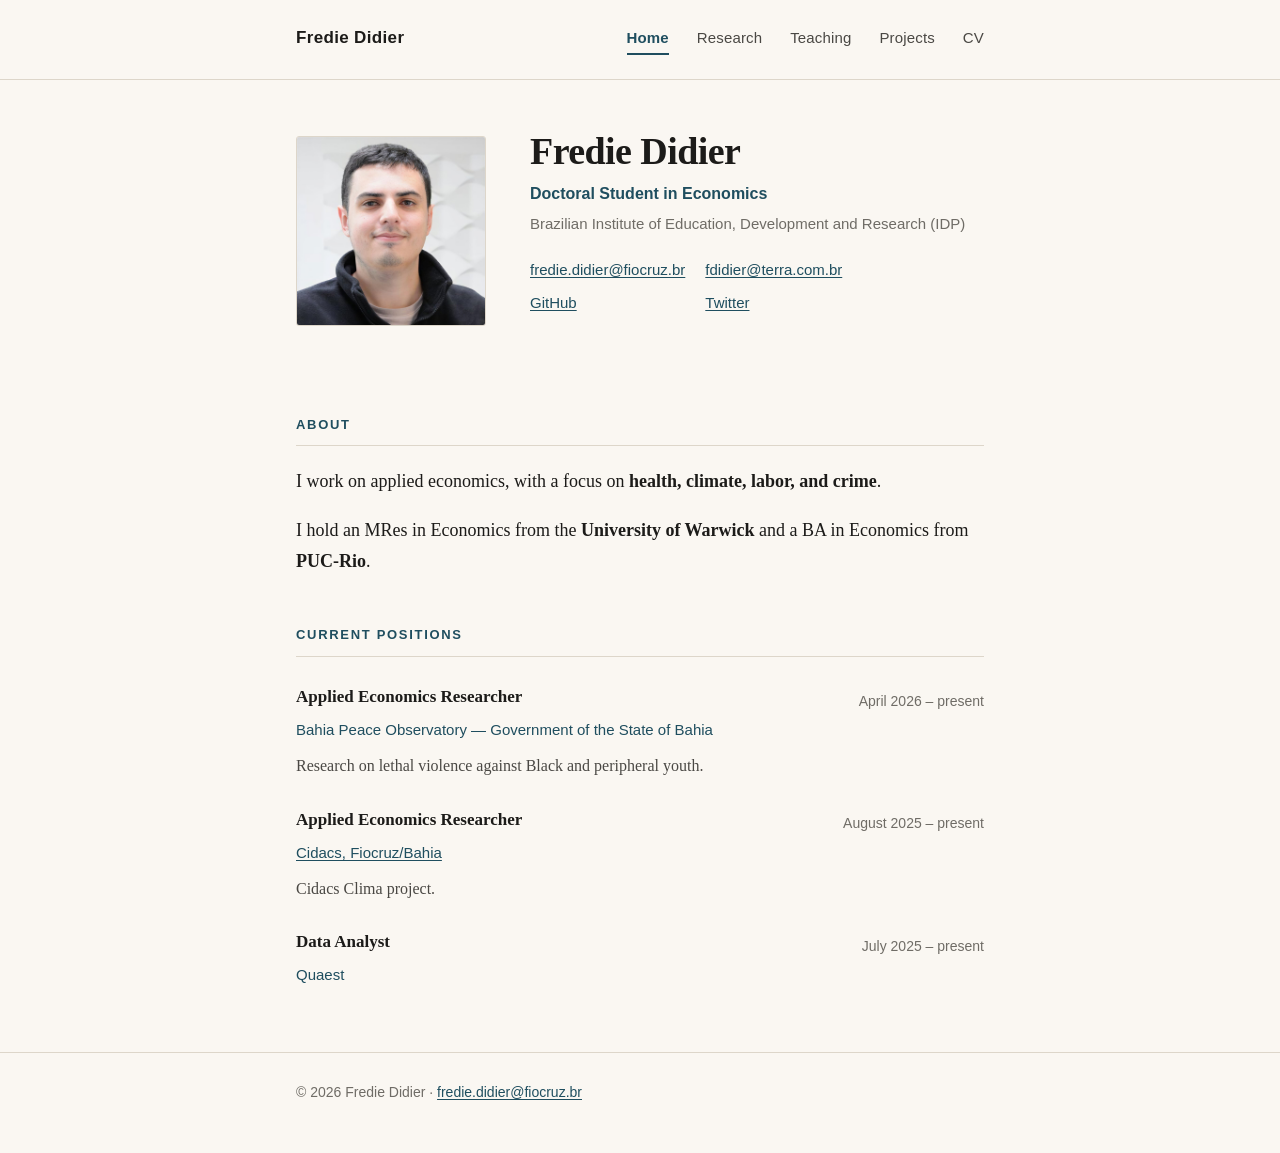
<file: index.html>
<!DOCTYPE html>
<html lang="en">
<head>
<meta charset="utf-8">
<meta name="viewport" content="width=device-width, initial-scale=1">
<title>Fredie Didier</title>
<meta name="description" content="Fredie Didier — doctoral student in Economics at IDP. Applied economics: health, climate, labor and crime.">
<link rel="icon" href="assets/img/favicon.svg" type="image/svg+xml">
<meta property="og:type" content="website">
<meta property="og:title" content="Fredie Didier">
<meta property="og:description" content="Fredie Didier — doctoral student in Economics at IDP. Applied economics: health, climate, labor and crime.">
<meta property="og:url" content="https://frediedidier.github.io/">
<meta property="og:image" content="https://frediedidier.github.io/assets/img/photo.jpg">
<link rel="stylesheet" href="assets/css/style.css">
</head>
<body>

<header class="masthead">
  <div class="wrap">
    <a class="masthead__name" href="index.html">Fredie Didier</a>
    <nav class="nav">
      <a href="index.html" aria-current="page">Home</a>
      <a href="research.html">Research</a>
      <a href="teaching.html">Teaching</a>
      <a href="projects.html">Projects</a>
      <a href="cv.html">CV</a>
    </nav>
  </div>
</header>

<main class="wrap">

  <section class="hero">
    <img class="hero__photo" src="assets/img/photo.jpg" alt="Fredie Didier" width="800" height="800">

    <div>
      <h1>Fredie Didier</h1>
      <p class="hero__role">Doctoral Student in Economics</p>
      <p class="hero__affil">Brazilian Institute of Education, Development and Research (IDP)</p>
      <ul class="linkrow">
        <li><a href="mailto:fredie.didier@fiocruz.br">fredie.didier@fiocruz.br</a></li>
        <li><a href="mailto:fdidier@terra.com.br">fdidier@terra.com.br</a></li>
        <li><a href="https://github.com/FredieDidier">GitHub</a></li>
        <li><a href="https://x.com/frediesdidier">Twitter</a></li>
      </ul>
    </div>
  </section>

  <h2>About</h2>

  <p>I work on applied economics, with a focus on <strong>health, climate, labor, and
  crime</strong>.</p>

  <p>I hold an MRes in Economics from the <strong>University of Warwick</strong> and a BA in
  Economics from <strong>PUC-Rio</strong>.</p>

  <h2>Current Positions</h2>

  <div class="item">
    <p class="item__head">Applied Economics Researcher</p>
    <p class="item__date">April 2026 – present</p>
    <p class="item__sub">Bahia Peace Observatory — Government of the State of Bahia</p>
    <p class="item__body">Research on lethal violence against Black and peripheral youth.</p>
  </div>

  <div class="item">
    <p class="item__head">Applied Economics Researcher</p>
    <p class="item__date">August 2025 – present</p>
    <p class="item__sub"><a href="https://cidacs.bahia.fiocruz.br/">Cidacs, Fiocruz/Bahia</a></p>
    <p class="item__body">Cidacs Clima project.</p>
  </div>

  <div class="item">
    <p class="item__head">Data Analyst</p>
    <p class="item__date">July 2025 – present</p>
    <p class="item__sub">Quaest</p>
  </div>

</main>

<footer class="footer">
  <div class="wrap">
    <p>© 2026 Fredie Didier · <a href="mailto:fredie.didier@fiocruz.br">fredie.didier@fiocruz.br</a></p>
  </div>
</footer>

</body>
</html>
</file>
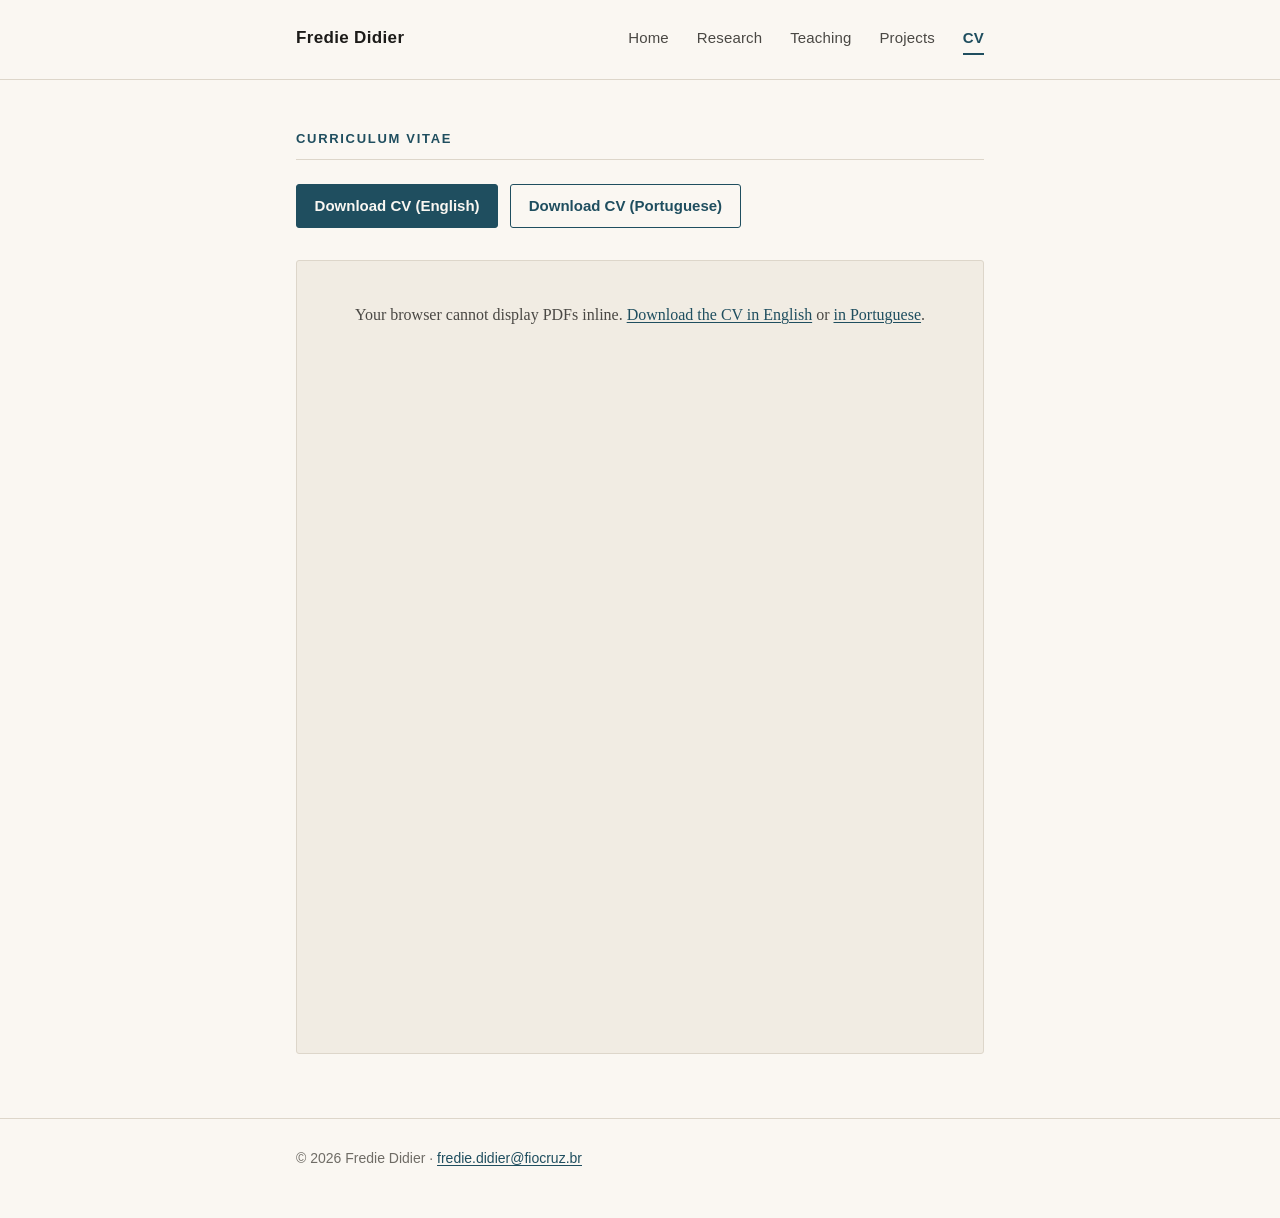
<file: cv.html>
<!DOCTYPE html>
<html lang="en">
<head>
<meta charset="utf-8">
<meta name="viewport" content="width=device-width, initial-scale=1">
<title>CV — Fredie Didier</title>
<meta name="description" content="Curriculum vitae of Fredie Didier, doctoral student in Economics at IDP.">
<link rel="icon" href="assets/img/favicon.svg" type="image/svg+xml">
<meta property="og:type" content="website">
<meta property="og:title" content="CV — Fredie Didier">
<meta property="og:description" content="Curriculum vitae of Fredie Didier, doctoral student in Economics at IDP.">
<meta property="og:url" content="https://frediedidier.github.io/cv.html">
<meta property="og:image" content="https://frediedidier.github.io/assets/img/photo.jpg">
<link rel="stylesheet" href="assets/css/style.css">
</head>
<body>

<header class="masthead">
  <div class="wrap">
    <a class="masthead__name" href="index.html">Fredie Didier</a>
    <nav class="nav">
      <a href="index.html">Home</a>
      <a href="research.html">Research</a>
      <a href="teaching.html">Teaching</a>
      <a href="projects.html">Projects</a>
      <a href="cv.html" aria-current="page">CV</a>
    </nav>
  </div>
</header>

<main class="wrap">

  <h2>Curriculum Vitae</h2>

  <div class="cv-actions">
    <a class="btn" href="files/CV_Fredie_Didier_ENG.pdf">Download CV (English)</a>
    <a class="btn btn--ghost" href="files/CV_Fredie_Didier_PT.pdf">Download CV (Portuguese)</a>
  </div>

  <div class="pdf-frame">
    <object data="files/CV_Fredie_Didier_ENG.pdf" type="application/pdf">
      <p class="pdf-fallback">Your browser cannot display PDFs inline.
      <a href="files/CV_Fredie_Didier_ENG.pdf">Download the CV in English</a>
      or <a href="files/CV_Fredie_Didier_PT.pdf">in Portuguese</a>.</p>
    </object>
  </div>

</main>

<footer class="footer">
  <div class="wrap">
    <p>© 2026 Fredie Didier · <a href="mailto:fredie.didier@fiocruz.br">fredie.didier@fiocruz.br</a></p>
  </div>
</footer>

</body>
</html>
</file>
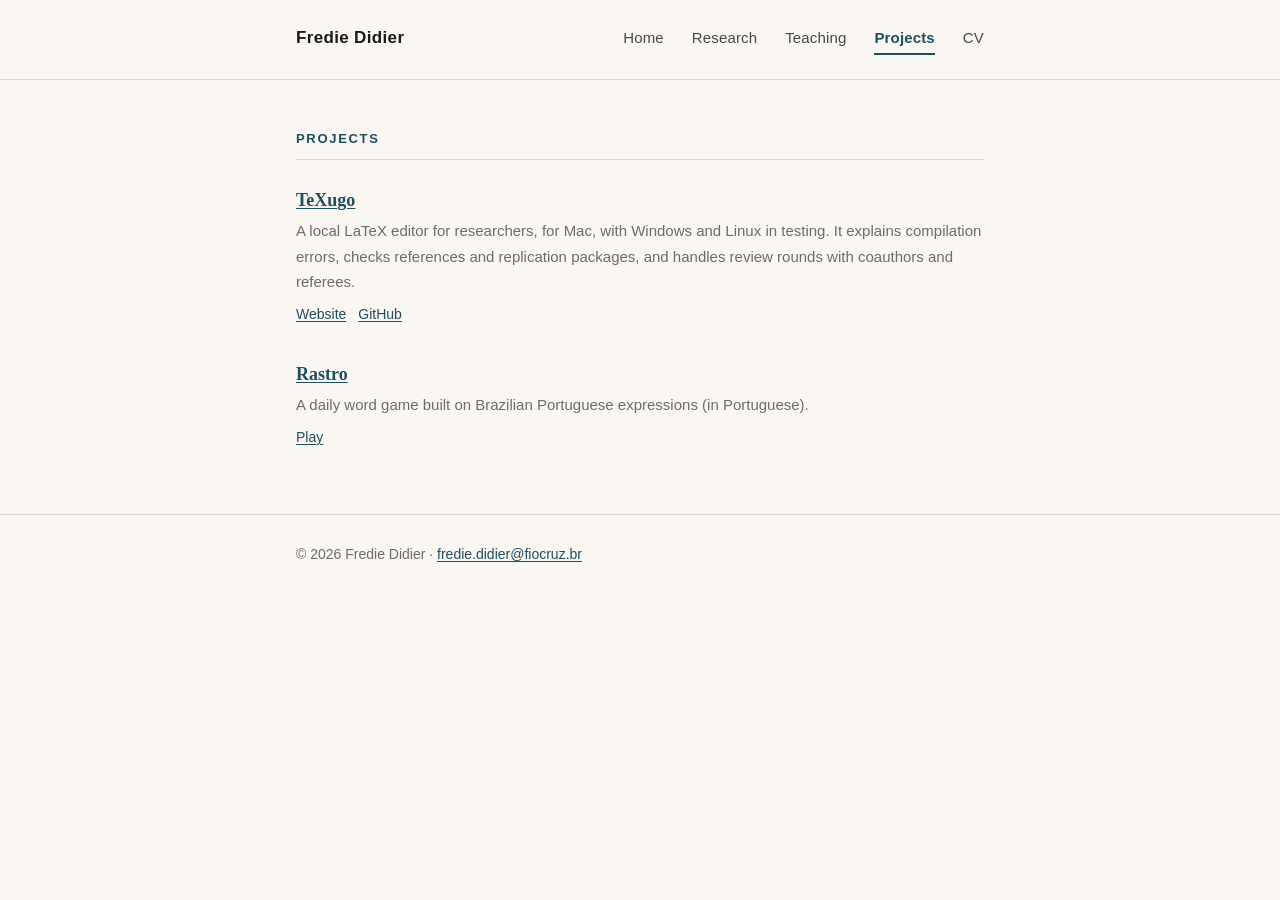
<file: projects.html>
<!DOCTYPE html>
<html lang="en">
<head>
<meta charset="utf-8">
<meta name="viewport" content="width=device-width, initial-scale=1">
<title>Projects — Fredie Didier</title>
<meta name="description" content="Projects — Fredie Didier.">
<link rel="icon" href="assets/img/favicon.svg" type="image/svg+xml">
<meta property="og:type" content="website">
<meta property="og:title" content="Projects — Fredie Didier">
<meta property="og:description" content="Projects — Fredie Didier.">
<meta property="og:url" content="https://frediedidier.github.io/projects.html">
<meta property="og:image" content="https://frediedidier.github.io/assets/img/photo.jpg">
<link rel="stylesheet" href="assets/css/style.css">
</head>
<body>

<header class="masthead">
  <div class="wrap">
    <a class="masthead__name" href="index.html">Fredie Didier</a>
    <nav class="nav">
      <a href="index.html">Home</a>
      <a href="research.html">Research</a>
      <a href="teaching.html">Teaching</a>
      <a href="projects.html" aria-current="page">Projects</a>
      <a href="cv.html">CV</a>
    </nav>
  </div>
</header>

<main class="wrap">

  <h2>Projects</h2>

  <article class="entry">
    <p class="entry__title"><a href="https://frediedidier.github.io/TeXugo/">TeXugo</a></p>
    <p class="entry__authors">A local LaTeX editor for researchers, for Mac, with Windows and Linux
    in testing. It explains compilation errors, checks references and replication packages,
    and handles review rounds with coauthors and referees.</p>
    <p class="entry__links">
      <a href="https://frediedidier.github.io/TeXugo/">Website</a>
      <a href="https://github.com/FredieDidier/TeXugo">GitHub</a>
    </p>
  </article>

  <article class="entry">
    <p class="entry__title"><a href="https://jogorastro.com.br/">Rastro</a></p>
    <p class="entry__authors">A daily word game built on Brazilian Portuguese expressions
    (in Portuguese).</p>
    <p class="entry__links">
      <a href="https://jogorastro.com.br/">Play</a>
    </p>
  </article>

</main>

<footer class="footer">
  <div class="wrap">
    <p>© 2026 Fredie Didier · <a href="mailto:fredie.didier@fiocruz.br">fredie.didier@fiocruz.br</a></p>
  </div>
</footer>

</body>
</html>
</file>
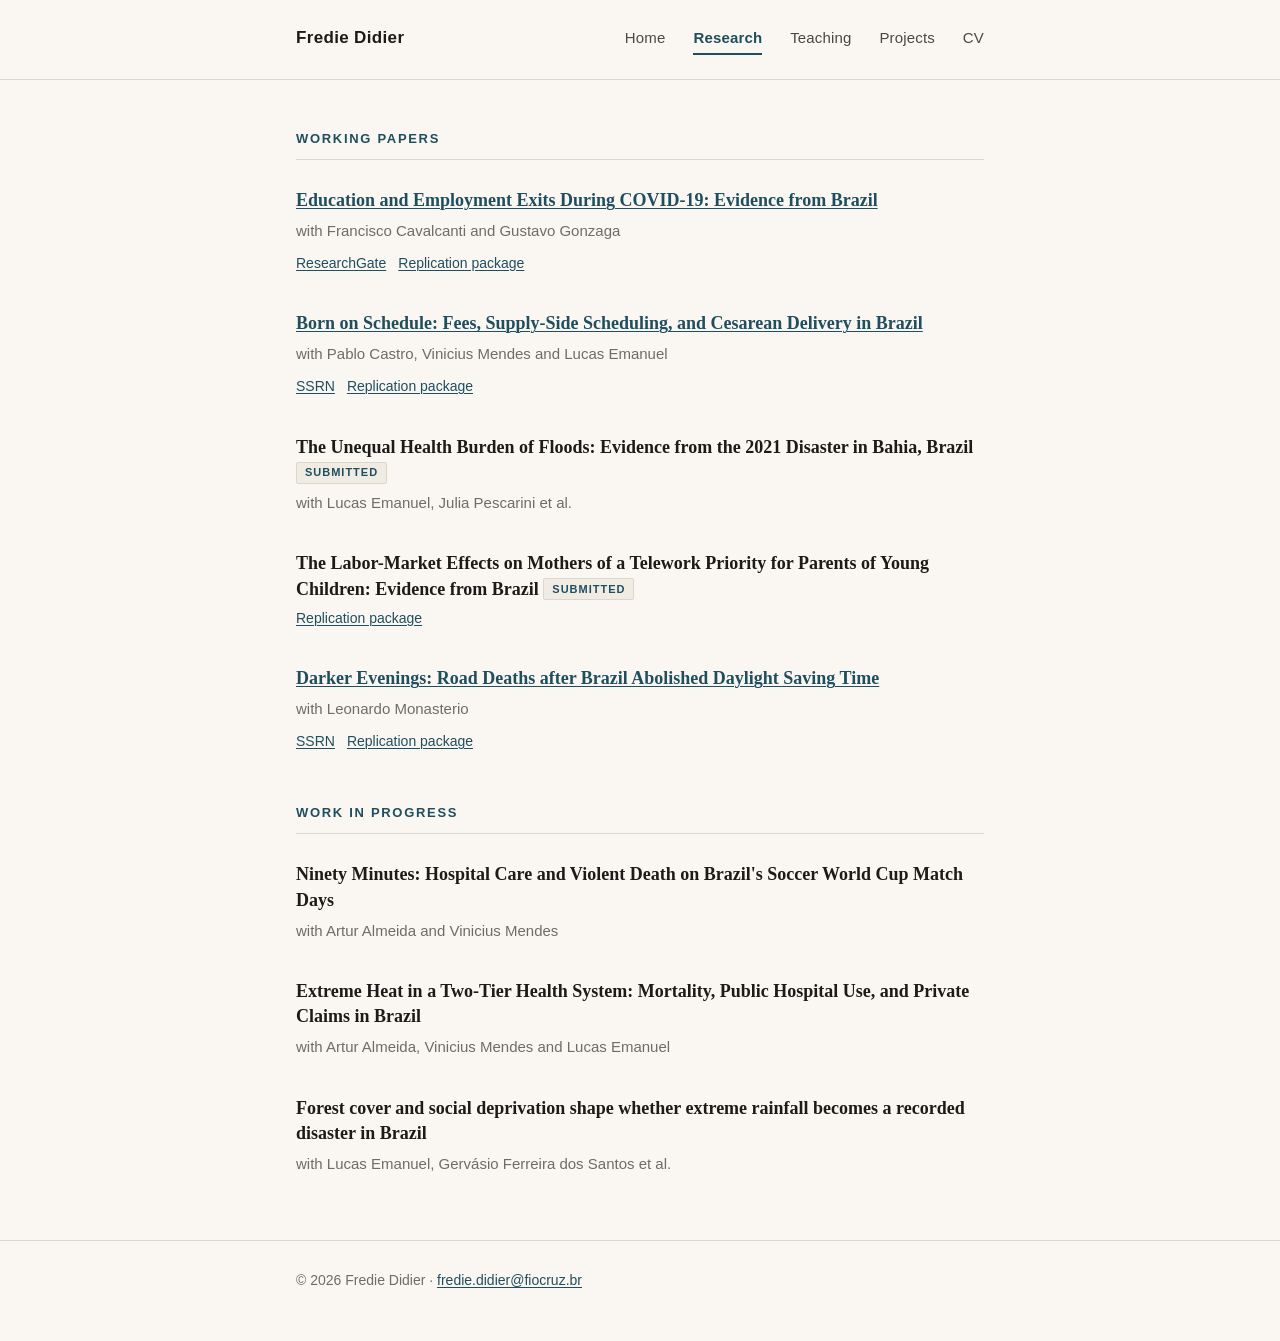
<file: research.html>
<!DOCTYPE html>
<html lang="en">
<head>
<meta charset="utf-8">
<meta name="viewport" content="width=device-width, initial-scale=1">
<title>Research — Fredie Didier</title>
<meta name="description" content="Working papers and work in progress by Fredie Didier.">
<link rel="icon" href="assets/img/favicon.svg" type="image/svg+xml">
<meta property="og:type" content="website">
<meta property="og:title" content="Research — Fredie Didier">
<meta property="og:description" content="Working papers and work in progress by Fredie Didier.">
<meta property="og:url" content="https://frediedidier.github.io/research.html">
<meta property="og:image" content="https://frediedidier.github.io/assets/img/photo.jpg">
<link rel="stylesheet" href="assets/css/style.css">
</head>
<body>

<header class="masthead">
  <div class="wrap">
    <a class="masthead__name" href="index.html">Fredie Didier</a>
    <nav class="nav">
      <a href="index.html">Home</a>
      <a href="research.html" aria-current="page">Research</a>
      <a href="teaching.html">Teaching</a>
      <a href="projects.html">Projects</a>
      <a href="cv.html">CV</a>
    </nav>
  </div>
</header>

<main class="wrap">

  <h2>Working Papers</h2>

  <article class="entry">
    <p class="entry__title">
      <a href="https://www.researchgate.net/publication/406502168_Education_and_Job_Loss_During_COVID-19_Evidence_from_Brazil">Education
      and Employment Exits During COVID-19: Evidence from Brazil</a>
    </p>
    <p class="entry__authors">with Francisco Cavalcanti and Gustavo Gonzaga</p>
    <p class="entry__links">
      <a href="https://www.researchgate.net/publication/406502168_Education_and_Job_Loss_During_COVID-19_Evidence_from_Brazil">ResearchGate</a>
      <a href="https://github.com/FredieDidier/Monografia">Replication package</a>
    </p>
  </article>

  <article class="entry">
    <p class="entry__title">
      <a href="https://papers.ssrn.com/sol3/papers.cfm?abstract_id=7437660">Born on Schedule:
      Fees, Supply-Side Scheduling, and Cesarean Delivery in Brazil</a>
    </p>
    <p class="entry__authors">with Pablo Castro, Vinicius Mendes and Lucas Emanuel</p>
    <p class="entry__links">
      <a href="https://papers.ssrn.com/sol3/papers.cfm?abstract_id=7437660">SSRN</a>
      <a href="https://github.com/FredieDidier/HealthEcon">Replication package</a>
    </p>
  </article>

  <article class="entry">
    <p class="entry__title">The Unequal Health Burden of Floods: Evidence from the 2021
    Disaster in Bahia, Brazil <span class="tag">Submitted</span></p>
    <p class="entry__authors">with Lucas Emanuel, Julia Pescarini et al.</p>
  </article>

  <article class="entry">
    <p class="entry__title">The Labor-Market Effects on Mothers of a Telework Priority for
    Parents of Young Children: Evidence from Brazil <span class="tag">Submitted</span></p>
    <p class="entry__links">
      <a href="https://github.com/FredieDidier/HomeOfficePNAD">Replication package</a>
    </p>
  </article>

  <article class="entry">
    <p class="entry__title">
      <a href="https://papers.ssrn.com/sol3/papers.cfm?abstract_id=7701059">Darker Evenings: Road Deaths
      after Brazil Abolished Daylight Saving Time</a>
    </p>
    <p class="entry__authors">with Leonardo Monasterio</p>
    <p class="entry__links">
      <a href="https://papers.ssrn.com/sol3/papers.cfm?abstract_id=7701059">SSRN</a>
      <a href="https://github.com/FredieDidier/DaylightSaving">Replication package</a>
    </p>
  </article>

  <h2>Work in Progress</h2>

  <article class="entry">
    <p class="entry__title">Ninety Minutes: Hospital Care and Violent Death on
    Brazil's Soccer World Cup Match Days</p>
    <p class="entry__authors">with Artur Almeida and Vinicius Mendes</p>
  </article>

  <article class="entry">
    <p class="entry__title">Extreme Heat in a Two-Tier Health System: Mortality, Public
    Hospital Use, and Private Claims in Brazil</p>
    <p class="entry__authors">with Artur Almeida, Vinicius Mendes and Lucas Emanuel</p>
  </article>

  <article class="entry">
    <p class="entry__title">Forest cover and social deprivation shape whether extreme
    rainfall becomes a recorded disaster in Brazil</p>
    <p class="entry__authors">with Lucas Emanuel, Gervásio Ferreira dos Santos et al.</p>
  </article>

</main>

<footer class="footer">
  <div class="wrap">
    <p>© 2026 Fredie Didier · <a href="mailto:fredie.didier@fiocruz.br">fredie.didier@fiocruz.br</a></p>
  </div>
</footer>

</body>
</html>
</file>
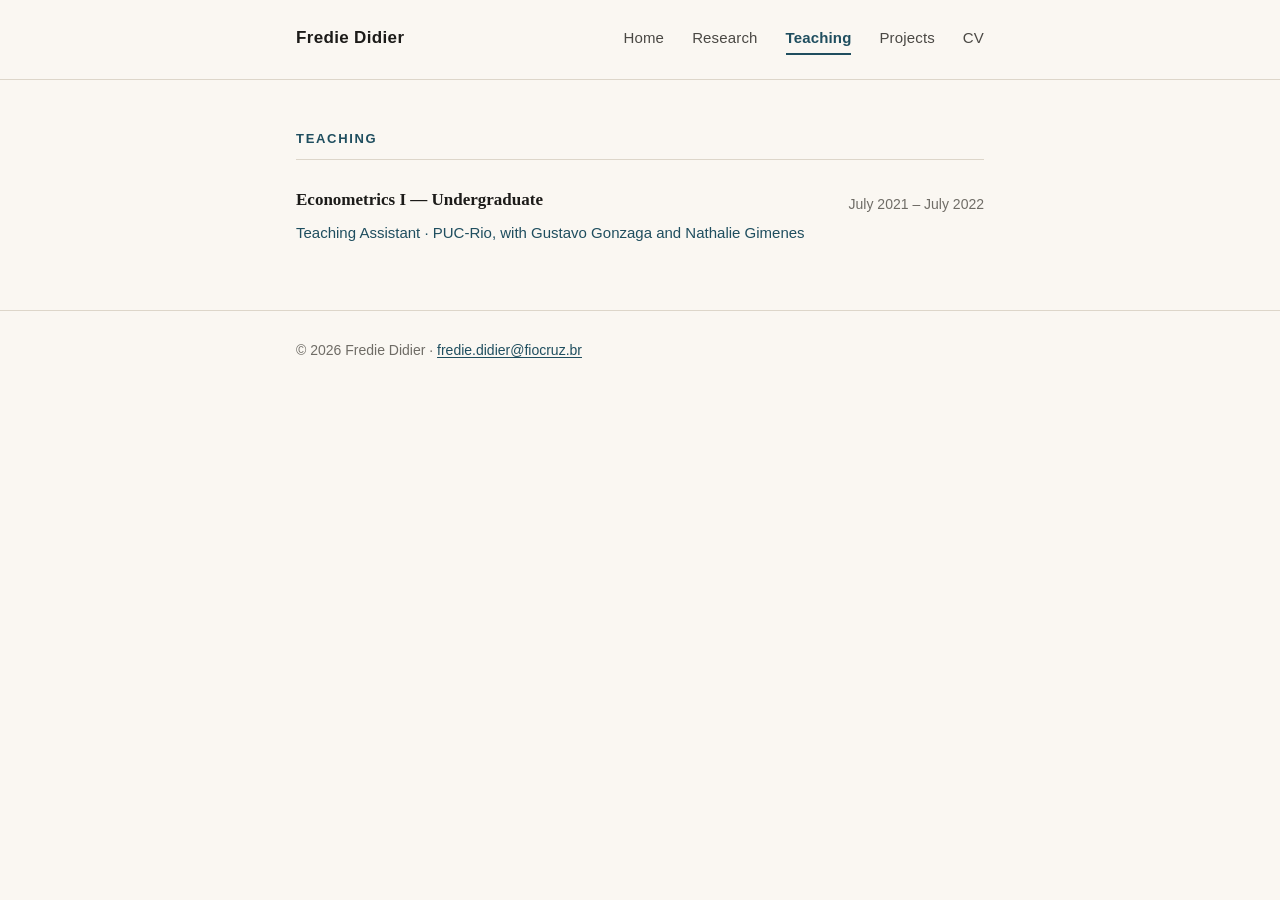
<file: teaching.html>
<!DOCTYPE html>
<html lang="en">
<head>
<meta charset="utf-8">
<meta name="viewport" content="width=device-width, initial-scale=1">
<title>Teaching — Fredie Didier</title>
<meta name="description" content="Teaching — Fredie Didier.">
<link rel="icon" href="assets/img/favicon.svg" type="image/svg+xml">
<meta property="og:type" content="website">
<meta property="og:title" content="Teaching — Fredie Didier">
<meta property="og:description" content="Teaching — Fredie Didier.">
<meta property="og:url" content="https://frediedidier.github.io/teaching.html">
<meta property="og:image" content="https://frediedidier.github.io/assets/img/photo.jpg">
<link rel="stylesheet" href="assets/css/style.css">
</head>
<body>

<header class="masthead">
  <div class="wrap">
    <a class="masthead__name" href="index.html">Fredie Didier</a>
    <nav class="nav">
      <a href="index.html">Home</a>
      <a href="research.html">Research</a>
      <a href="teaching.html" aria-current="page">Teaching</a>
      <a href="projects.html">Projects</a>
      <a href="cv.html">CV</a>
    </nav>
  </div>
</header>

<main class="wrap">

  <h2>Teaching</h2>

  <div class="item">
    <p class="item__head">Econometrics I — Undergraduate</p>
    <p class="item__date">July 2021 – July 2022</p>
    <p class="item__sub">Teaching Assistant · PUC-Rio, with Gustavo Gonzaga and Nathalie Gimenes</p>
  </div>

</main>

<footer class="footer">
  <div class="wrap">
    <p>© 2026 Fredie Didier · <a href="mailto:fredie.didier@fiocruz.br">fredie.didier@fiocruz.br</a></p>
  </div>
</footer>

</body>
</html>
</file>
<file: assets/css/style.css>
/* ---------------------------------------------------------------
   Fredie Didier — personal academic site
   Palette: deep petrol blue on warm sand
   --------------------------------------------------------------- */

:root {
  --petrol:        #1f4e5f;
  --petrol-dark:   #163b48;
  --petrol-light:  #2e6b80;
  --sand:          #faf7f2;
  --sand-deep:     #f1ece3;
  --ink:           #1c1b19;
  --ink-soft:      #4a4844;
  --ink-faint:     #6f6c66;
  --rule:          #ddd6ca;

  --serif: "Iowan Old Style", "Palatino Linotype", Palatino, "Book Antiqua", Georgia, serif;
  --sans:  -apple-system, BlinkMacSystemFont, "Segoe UI", Inter, Helvetica, Arial, sans-serif;

  --measure: 46rem;
}

*, *::before, *::after { box-sizing: border-box; }

html { -webkit-text-size-adjust: 100%; }

body {
  margin: 0;
  background: var(--sand);
  color: var(--ink);
  font-family: var(--serif);
  font-size: 1.125rem;      /* 18px base — deliberately generous */
  line-height: 1.7;
  text-rendering: optimizeLegibility;
  -webkit-font-smoothing: antialiased;
}

/* ---------- layout ---------- */

.wrap {
  max-width: var(--measure);
  margin: 0 auto;
  padding: 0 1.5rem;
}

main { padding-bottom: 5rem; }

/* ---------- masthead / nav ---------- */

.masthead {
  border-bottom: 1px solid var(--rule);
  background: var(--sand);
}

.masthead .wrap {
  display: flex;
  flex-wrap: wrap;
  align-items: baseline;
  justify-content: space-between;
  gap: 0.75rem 2rem;
  padding-top: 1.5rem;
  padding-bottom: 1.5rem;
}

.masthead__name {
  font-family: var(--sans);
  font-size: 1.0625rem;
  font-weight: 600;
  letter-spacing: 0.02em;
  color: var(--ink);
  text-decoration: none;
}
.masthead__name:hover { color: var(--petrol); }

.nav {
  display: flex;
  gap: 1.75rem;
  font-family: var(--sans);
  font-size: 0.9375rem;
  letter-spacing: 0.01em;
}

.nav a {
  color: var(--ink-soft);
  text-decoration: none;
  padding-bottom: 2px;
  border-bottom: 2px solid transparent;
}
.nav a:hover { color: var(--petrol); }
.nav a[aria-current="page"] {
  color: var(--petrol);
  border-bottom-color: var(--petrol);
  font-weight: 600;
}

/* ---------- hero (home) ---------- */

.hero {
  display: grid;
  grid-template-columns: 190px 1fr;
  gap: 2.75rem;
  align-items: start;
  padding: 3.5rem 0 2.5rem;
}

.hero__photo {
  width: 190px;
  height: 190px;
  border-radius: 3px;
  object-fit: cover;
  display: block;
  background: var(--sand-deep);
  border: 1px solid var(--rule);
}

.hero h1 {
  font-size: 2.375rem;
  line-height: 1.15;
  margin: -0.35rem 0 0.4rem;
  letter-spacing: -0.015em;
  font-weight: 600;
}

.hero__role {
  font-family: var(--sans);
  font-size: 1rem;
  color: var(--petrol);
  font-weight: 600;
  margin: 0 0 0.25rem;
}

.hero__affil {
  font-family: var(--sans);
  font-size: 0.9375rem;
  color: var(--ink-faint);
  margin: 0 0 1.25rem;
}

/* ---------- inline link list (contact / profiles) ---------- */

.linkrow {
  list-style: none;
  margin: 0;
  padding: 0;
  display: grid;
  grid-template-columns: repeat(2, max-content);
  gap: 0.5rem 1.25rem;
  font-family: var(--sans);
  font-size: 0.9375rem;
}

.linkrow a { color: var(--petrol); }

/* ---------- typography ---------- */

h2 {
  font-family: var(--sans);
  font-size: 0.8125rem;
  font-weight: 700;
  letter-spacing: 0.13em;
  text-transform: uppercase;
  color: var(--petrol);
  margin: 3rem 0 1.25rem;
  padding-bottom: 0.6rem;
  border-bottom: 1px solid var(--rule);
}

h3 {
  font-size: 1.1875rem;
  font-weight: 600;
  line-height: 1.35;
  margin: 2rem 0 0.2rem;
}

p { margin: 0 0 1.15rem; }

a { color: var(--petrol); text-decoration-thickness: 1px; text-underline-offset: 2px; }
a:hover { color: var(--petrol-light); }

strong { font-weight: 600; }

.lede { font-size: 1.1875rem; }

/* ---------- research entries ---------- */

.entry { margin-top: 2.25rem; }
h2 + .entry { margin-top: 1.75rem; }

.entry__title {
  font-size: 1.125rem;
  font-weight: 600;
  line-height: 1.4;
  margin: 0 0 0.3rem;
}

.entry__authors {
  font-family: var(--sans);
  font-size: 0.9375rem;
  color: var(--ink-faint);
  margin: 0 0 0.5rem;
}

.entry__links {
  font-family: var(--sans);
  font-size: 0.875rem;
  display: flex;
  flex-wrap: wrap;
  gap: 0.75rem;
}

.tag {
  display: inline-block;
  font-family: var(--sans);
  font-size: 0.6875rem;
  font-weight: 700;
  letter-spacing: 0.09em;
  text-transform: uppercase;
  color: var(--petrol);
  background: var(--sand-deep);
  border: 1px solid var(--rule);
  border-radius: 2px;
  padding: 0.15rem 0.5rem;
  vertical-align: 2px;
}

/* ---------- CV page ---------- */

.cv-actions {
  display: flex;
  flex-wrap: wrap;
  gap: 0.75rem;
  margin: 1.5rem 0 0;
}

.btn {
  font-family: var(--sans);
  font-size: 0.9375rem;
  font-weight: 600;
  text-decoration: none;
  color: var(--sand);
  background: var(--petrol);
  border: 1px solid var(--petrol);
  border-radius: 3px;
  padding: 0.5rem 1.1rem;
}
.btn:hover { background: var(--petrol-dark); color: var(--sand); }

.btn--ghost { color: var(--petrol); background: transparent; }
.btn--ghost:hover { background: var(--sand-deep); color: var(--petrol-dark); }

/* dated CV rows: title left, date right */
.item {
  display: grid;
  grid-template-columns: 1fr auto;
  gap: 0.25rem 1.5rem;
  margin-top: 1.75rem;
}

.item__head { font-size: 1.0625rem; font-weight: 600; line-height: 1.4; margin: 0; }

.item__date {
  font-family: var(--sans);
  font-size: 0.875rem;
  color: var(--ink-faint);
  white-space: nowrap;
  margin: 0;
  padding-top: 0.28rem;
}

.item__sub {
  grid-column: 1 / -1;
  font-family: var(--sans);
  font-size: 0.9375rem;
  color: var(--petrol);
  margin: 0;
}

.item__body {
  grid-column: 1 / -1;
  font-size: 1rem;
  color: var(--ink-soft);
  margin: 0.35rem 0 0;
}

/* embedded CV PDF viewer */
.pdf-frame {
  margin-top: 2rem;
  border: 1px solid var(--rule);
  border-radius: 3px;
  background: var(--sand-deep);
  overflow: hidden;
}

.pdf-frame object {
  display: block;
  width: 100%;
  height: 88vh;
  min-height: 34rem;
  border: 0;
}

.pdf-fallback {
  margin: 0;
  padding: 2.5rem 1.5rem;
  text-align: center;
  font-size: 1rem;
  color: var(--ink-soft);
}

/* ---------- footer ---------- */

.footer {
  border-top: 1px solid var(--rule);
  margin-top: 4rem;
  padding: 1.75rem 0 3rem;
  font-family: var(--sans);
  font-size: 0.875rem;
  color: var(--ink-faint);
}
.footer p { margin: 0; }

/* ---------- responsive ---------- */

@media (max-width: 640px) {
  body { font-size: 1.0625rem; }

  .masthead .wrap { flex-direction: column; align-items: flex-start; }
  .nav { gap: 0.5rem 1rem; flex-wrap: wrap; }

  .hero {
    grid-template-columns: 1fr;
    gap: 1.5rem;
    padding-top: 2.5rem;
  }
  .hero__photo { width: 150px; height: 150px; }
  .hero h1 { font-size: 1.9375rem; margin-top: 0; }

  .item { grid-template-columns: 1fr; }
  .item__date { padding-top: 0; }

  /* Mobile browsers mostly refuse to render <object> PDFs inline and show a
     blank box instead of the fallback. Hide the embed and let the download
     buttons carry the CV tab on small screens. */
  .pdf-frame { display: none; }
}

/* ---------- print (CV page) ---------- */

@media (max-width: 380px) {
  .linkrow { grid-template-columns: 1fr; }
}

@media print {
  body { background: #fff; font-size: 10.5pt; }
  .masthead, .footer, .cv-actions { display: none; }
  a { color: #000; text-decoration: none; }
  h2 { color: #000; margin-top: 1.4rem; }
  .wrap { max-width: none; padding: 0; }
}
</file>
